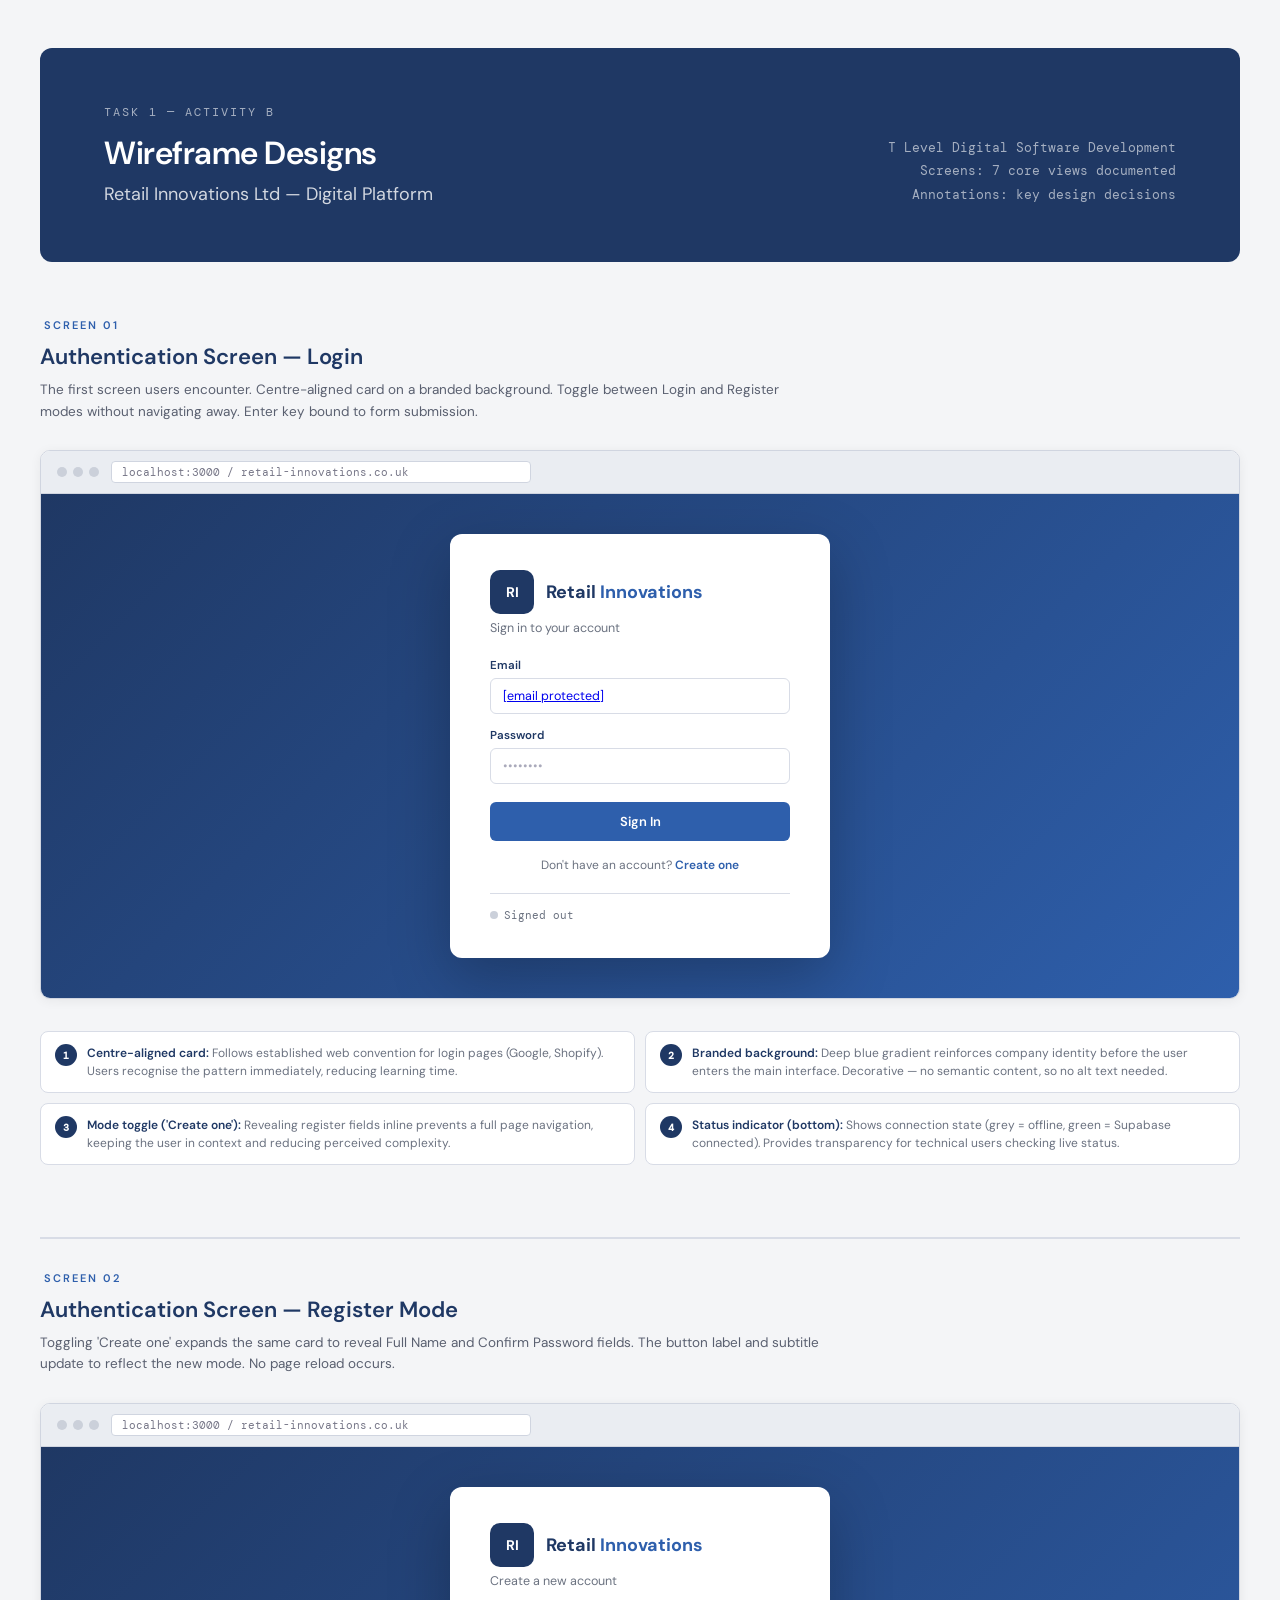
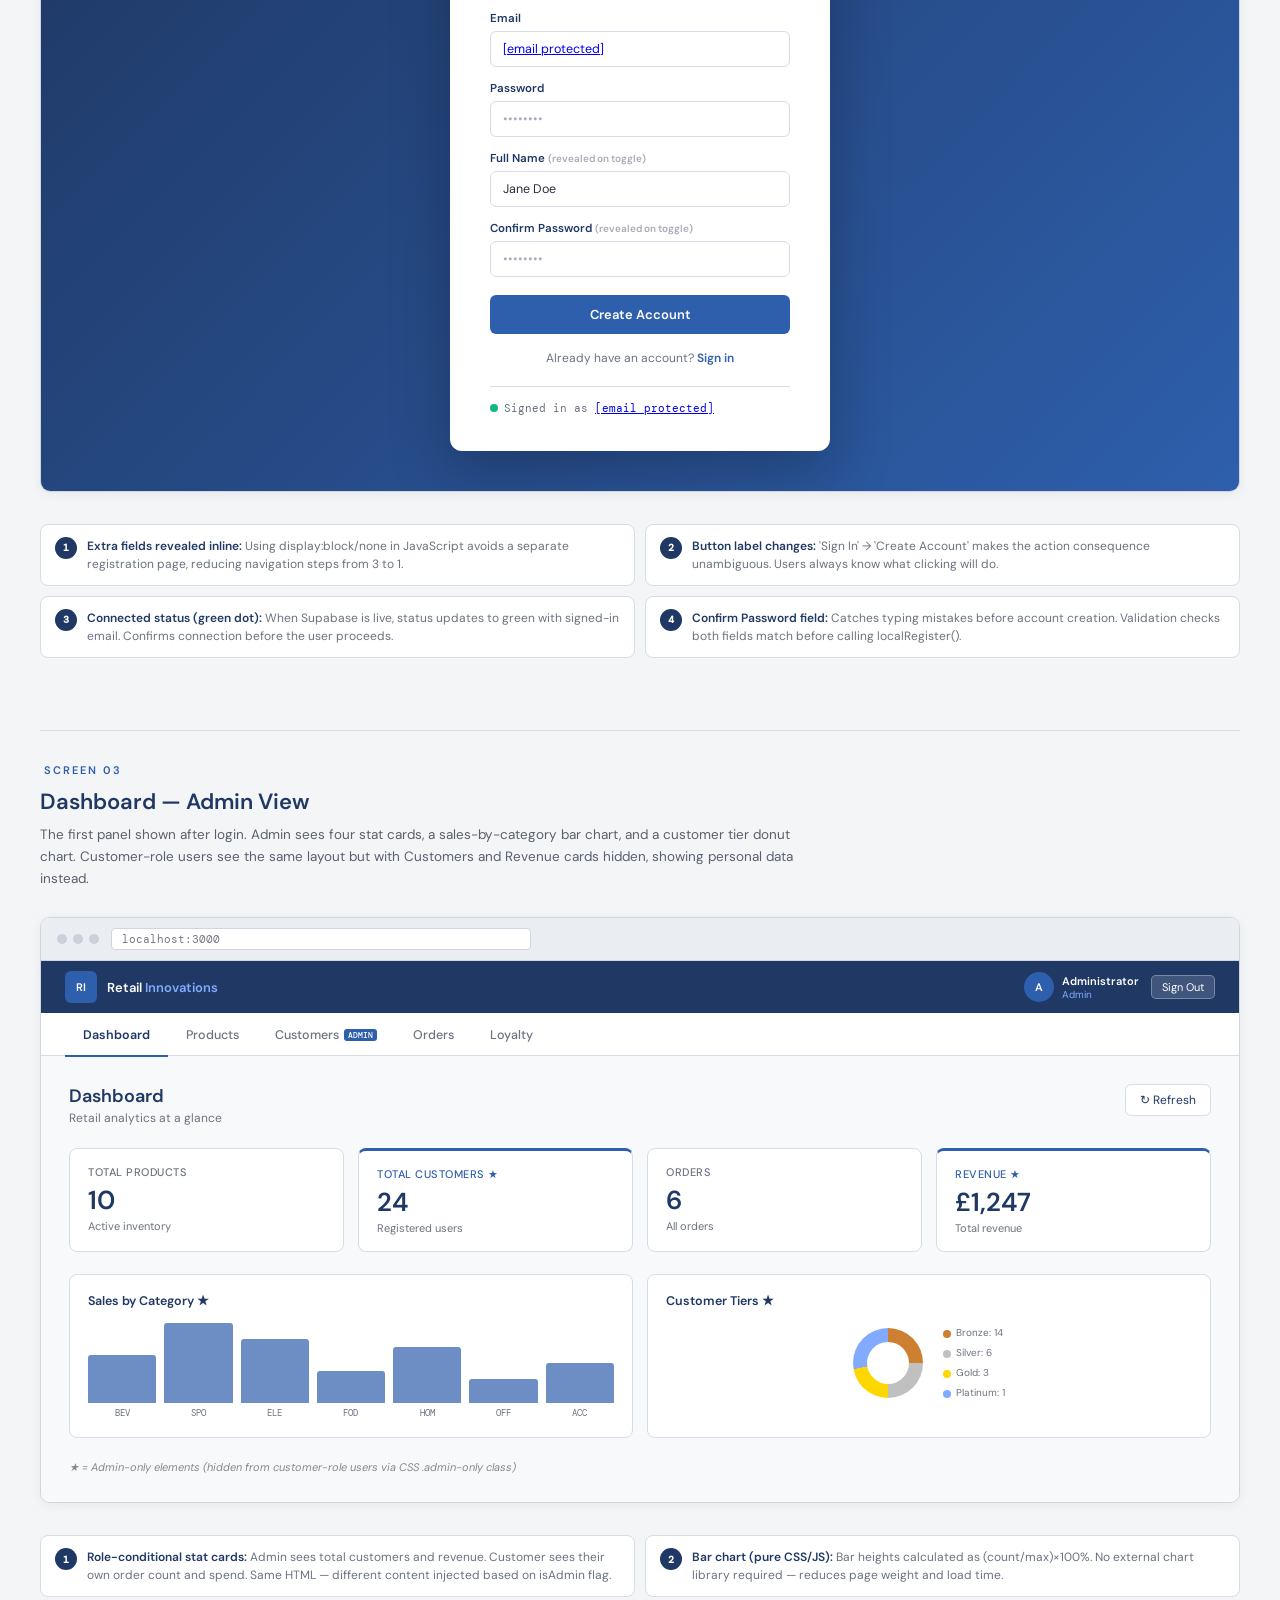
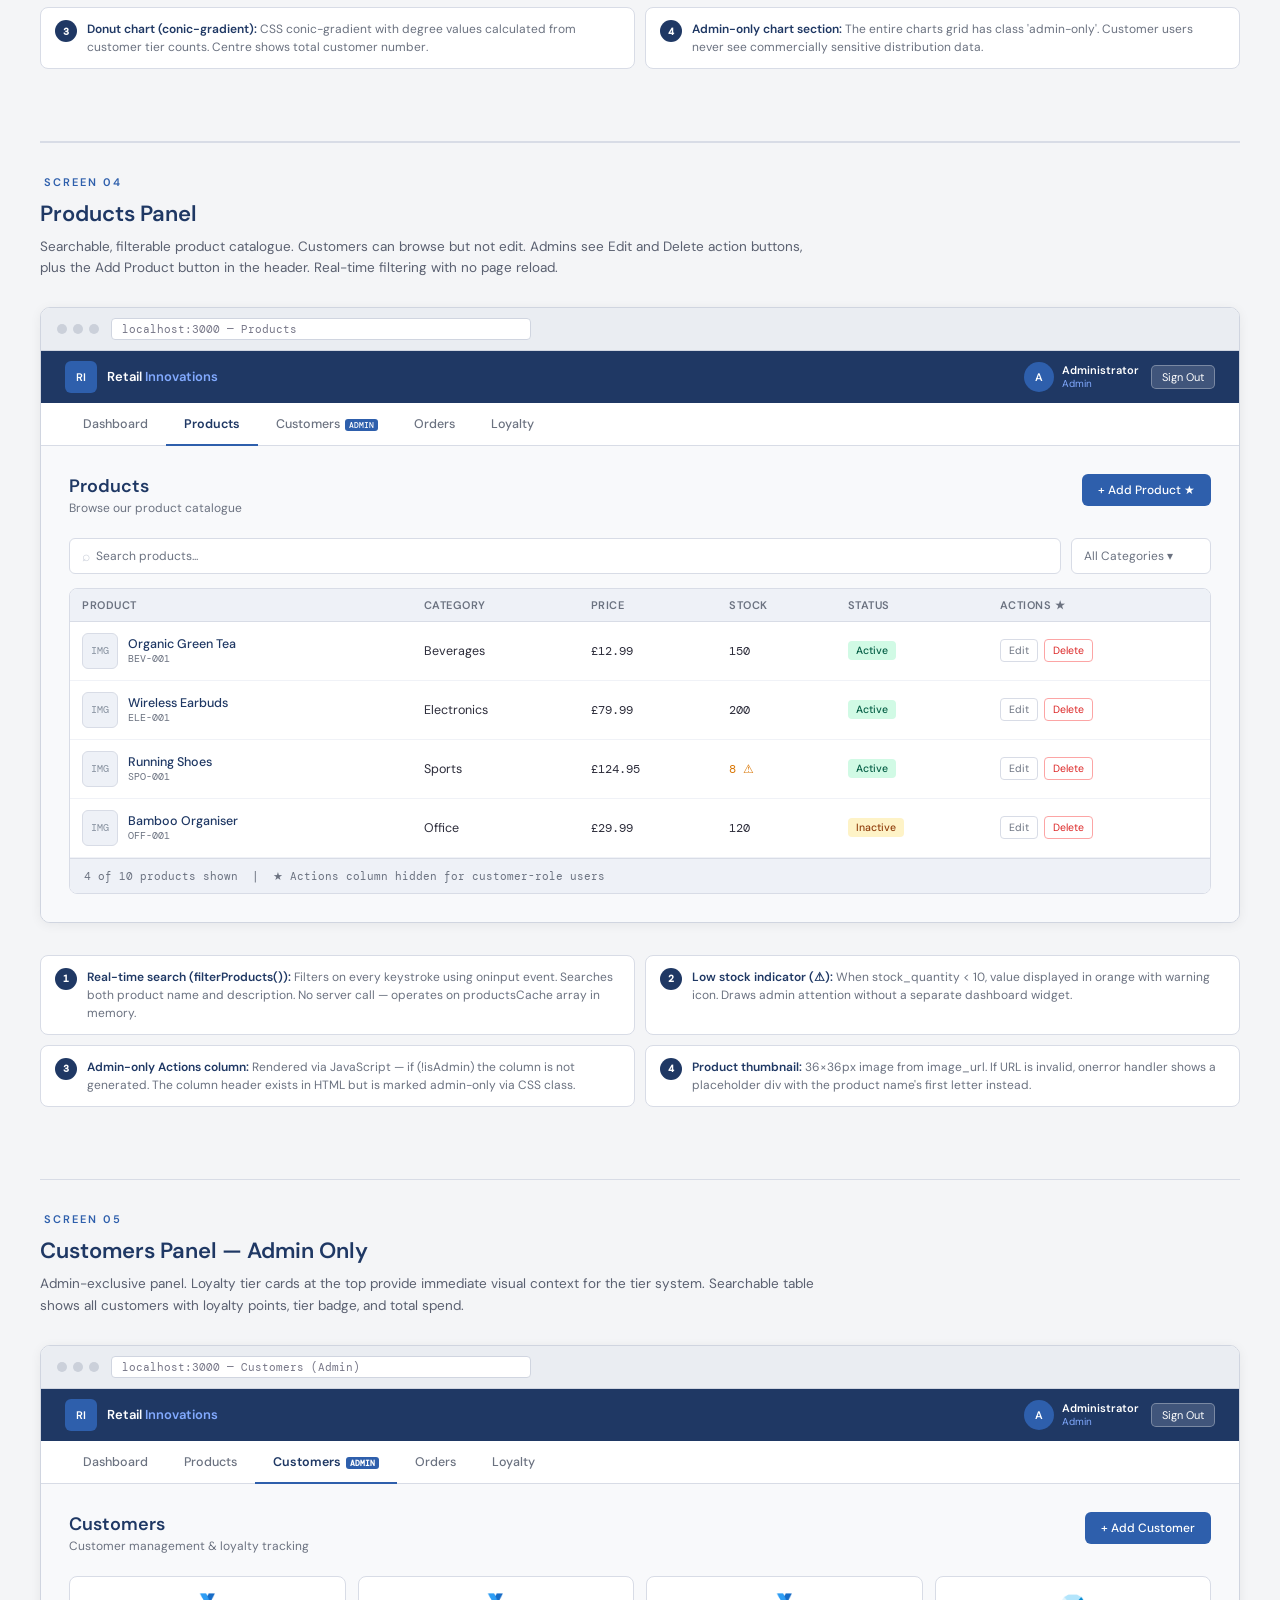
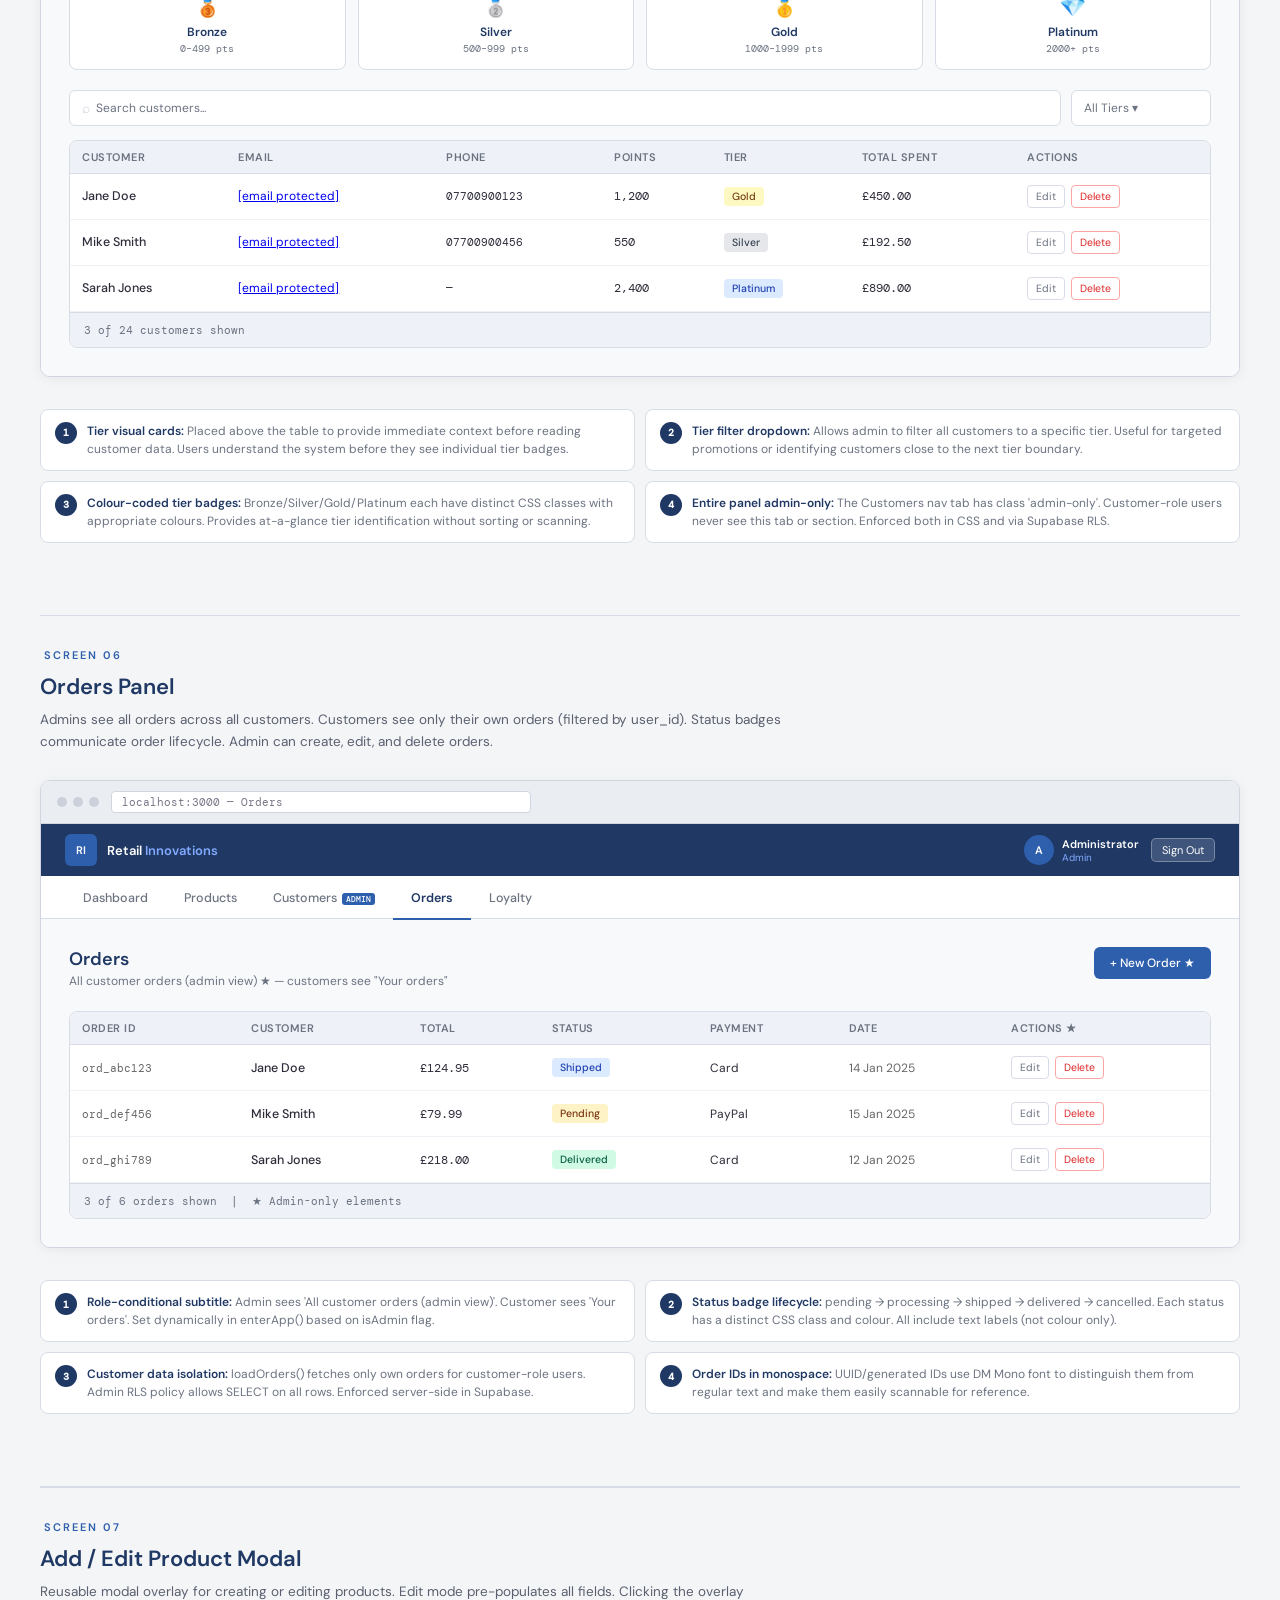
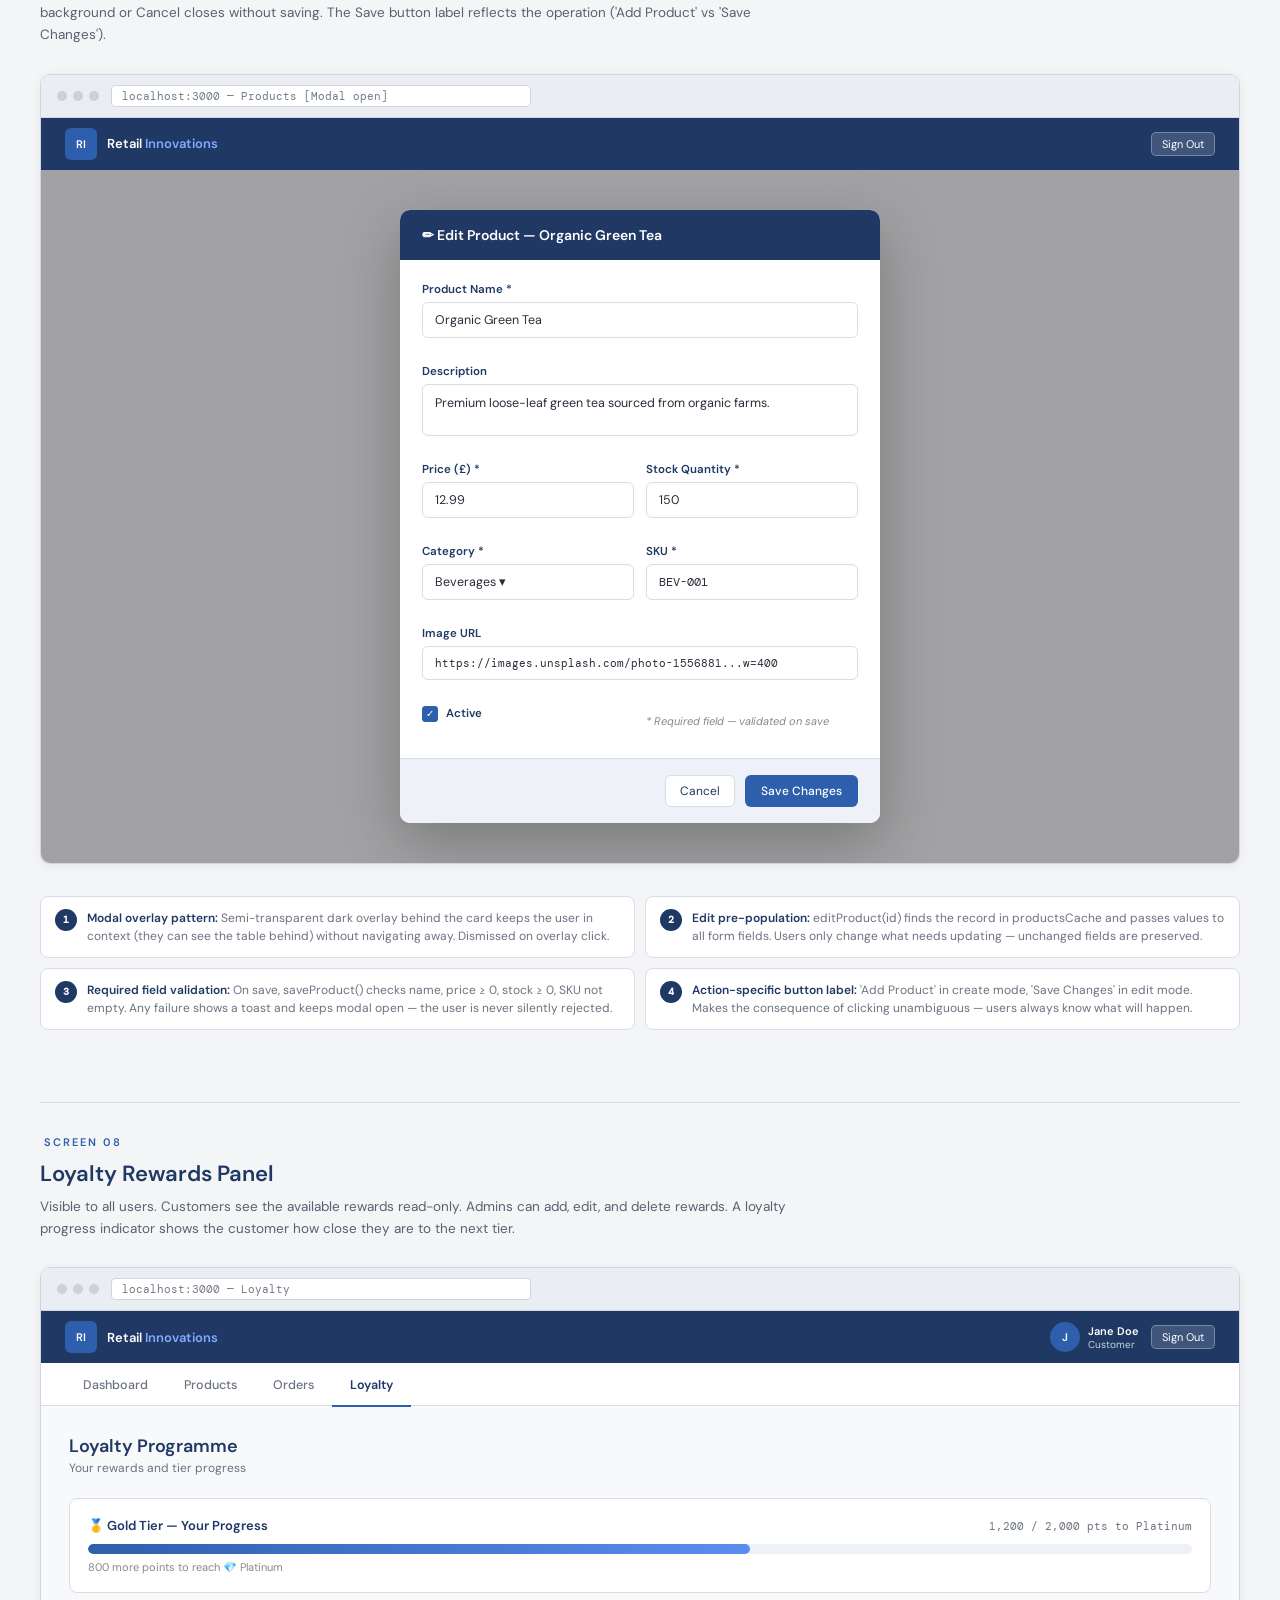
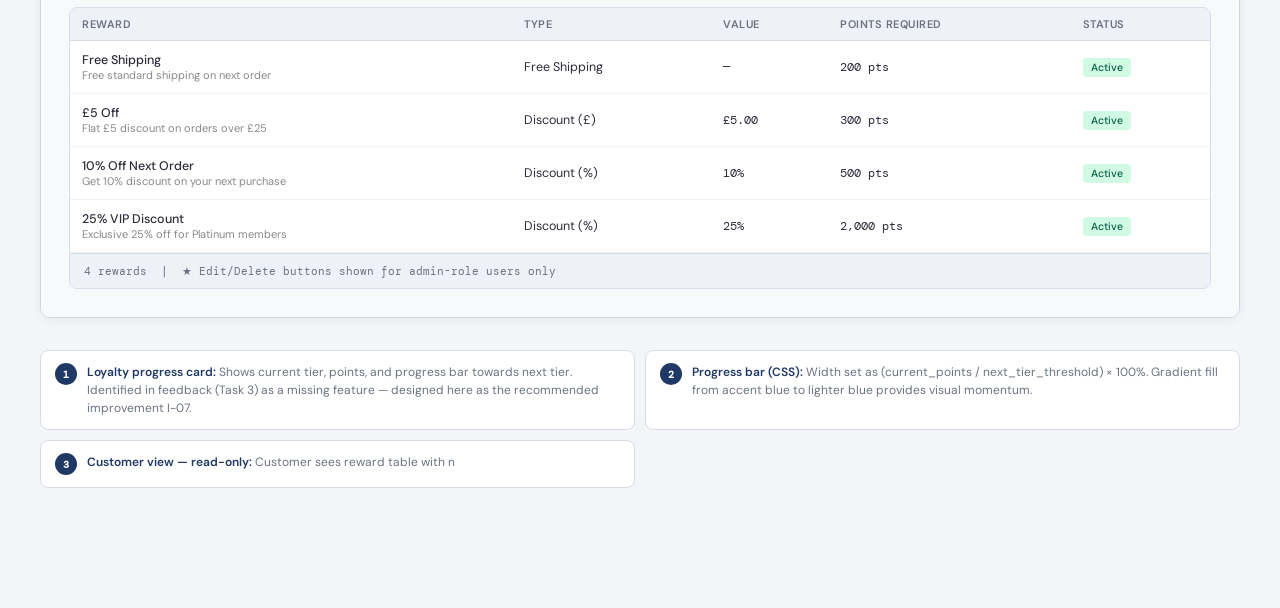
<file: Retail Innovations/Task1b/Task1B_Wireframes.html>
<!DOCTYPE html>
<html lang="en">
<head>
<meta charset="UTF-8">
<title>Task 1B — Wireframes — Retail Innovations Ltd</title>
<style>
  @import url('https://fonts.googleapis.com/css2?family=DM+Sans:wght@300;400;500;600&family=DM+Mono:wght@400;500&display=swap');

  * { box-sizing: border-box; margin: 0; padding: 0; }

  body {
    font-family: 'DM Sans', sans-serif;
    background: #F4F5F7;
    color: #2C2C3A;
    padding: 48px 40px;
  }

  /* ─── Cover ──────────────────────────────────────── */
  .cover {
    background: #1F3864;
    color: white;
    padding: 56px 64px;
    border-radius: 12px;
    margin-bottom: 56px;
    display: flex;
    justify-content: space-between;
    align-items: flex-end;
  }
  .cover h1 { font-size: 32px; font-weight: 600; letter-spacing: -0.5px; margin-bottom: 8px; }
  .cover h2 { font-size: 18px; font-weight: 400; opacity: 0.8; }
  .cover-meta { text-align: right; font-size: 13px; opacity: 0.6; line-height: 1.8; font-family: 'DM Mono', monospace; }

  /* ─── Section heading ────────────────────────────── */
  .section-label {
    font-size: 11px;
    font-weight: 600;
    letter-spacing: 2px;
    text-transform: uppercase;
    color: #2E5FAC;
    margin: 0 0 10px 4px;
  }
  .section-title {
    font-size: 22px;
    font-weight: 600;
    color: #1F3864;
    margin-bottom: 8px;
  }
  .section-desc {
    font-size: 13.5px;
    color: #5A6070;
    margin-bottom: 28px;
    line-height: 1.6;
    max-width: 780px;
  }
  .wf-group { margin-bottom: 72px; }

  /* ─── Wireframe shell ────────────────────────────── */
  .wf-shell {
    background: white;
    border-radius: 10px;
    border: 1.5px solid #D0D5E0;
    overflow: hidden;
    box-shadow: 0 2px 12px rgba(0,0,0,0.06);
    margin-bottom: 32px;
  }
  /* Browser chrome */
  .browser-bar {
    background: #EAEDF2;
    padding: 10px 16px;
    display: flex;
    align-items: center;
    gap: 12px;
    border-bottom: 1px solid #D0D5E0;
  }
  .browser-dots { display: flex; gap: 6px; }
  .browser-dots span { width: 10px; height: 10px; border-radius: 50%; background: #CBD0DA; display: block; }
  .browser-url {
    background: white;
    border: 1px solid #D0D5E0;
    border-radius: 4px;
    padding: 3px 10px;
    font-size: 11px;
    font-family: 'DM Mono', monospace;
    color: #778;
    flex: 1;
    max-width: 420px;
  }

  /* ─── WIREFRAME COMPONENTS ────────────────────────── */
  /* Colours */
  :root {
    --wf-bg: #F8F9FB;
    --wf-panel: #FFFFFF;
    --wf-border: #D8DCE6;
    --wf-accent: #1F3864;
    --wf-accent2: #2E5FAC;
    --wf-mid: #8892A0;
    --wf-light: #EEF1F7;
    --wf-placeholder: #C8CDD8;
    --wf-text: #2C2C3A;
    --wf-subtext: #6B7280;
    --wf-green: #D1FAE5;
    --wf-orange: #FEF3C7;
    --wf-blue-light: #DBEAFE;
  }

  .wf-body { background: var(--wf-bg); padding: 0; }

  /* Top bar */
  .wf-topbar {
    background: var(--wf-accent);
    padding: 0 24px;
    height: 52px;
    display: flex;
    align-items: center;
    justify-content: space-between;
  }
  .wf-brand { display: flex; align-items: center; gap: 10px; }
  .wf-brand-icon {
    width: 32px; height: 32px;
    background: var(--wf-accent2);
    border-radius: 6px;
    display: flex; align-items: center; justify-content: center;
    font-size: 11px; font-weight: 600; color: white; letter-spacing: 0;
  }
  .wf-brand-name { font-size: 13px; font-weight: 600; color: white; }
  .wf-brand-name span { color: #82AAFF; }
  .wf-topbar-actions { display: flex; align-items: center; gap: 12px; }
  .wf-avatar { width: 30px; height: 30px; border-radius: 50%; background: var(--wf-accent2); display: flex; align-items: center; justify-content: center; font-size: 11px; font-weight: 600; color: white; }
  .wf-user-info { display: flex; flex-direction: column; }
  .wf-user-name { font-size: 11px; font-weight: 600; color: white; }
  .wf-user-role { font-size: 10px; color: #82AAFF; }
  .wf-btn-sm { background: rgba(255,255,255,0.15); border: 1px solid rgba(255,255,255,0.3); border-radius: 5px; padding: 4px 10px; font-size: 11px; color: white; font-family: 'DM Sans', sans-serif; }

  /* Nav tabs */
  .wf-nav { background: white; border-bottom: 1.5px solid var(--wf-border); padding: 0 24px; display: flex; gap: 0; }
  .wf-tab { padding: 12px 18px; font-size: 12.5px; color: var(--wf-subtext); font-weight: 500; border-bottom: 2.5px solid transparent; position: relative; top: 1.5px; }
  .wf-tab.active { color: var(--wf-accent); border-bottom-color: var(--wf-accent2); font-weight: 600; }
  .wf-tab.admin-badge::after { content: 'ADMIN'; font-size: 8px; font-family: 'DM Mono', monospace; background: var(--wf-accent2); color: white; padding: 1px 4px; border-radius: 3px; margin-left: 5px; vertical-align: middle; }

  /* Main content area */
  .wf-main { padding: 28px 28px; }

  /* Section header */
  .wf-section-header { display: flex; justify-content: space-between; align-items: flex-start; margin-bottom: 22px; }
  .wf-section-title { font-size: 18px; font-weight: 600; color: var(--wf-accent); }
  .wf-section-subtitle { font-size: 12px; color: var(--wf-subtext); margin-top: 2px; }
  .wf-btn-primary { background: var(--wf-accent2); color: white; border: none; border-radius: 6px; padding: 8px 16px; font-size: 12px; font-weight: 500; font-family: 'DM Sans', sans-serif; }
  .wf-btn-secondary { background: white; color: var(--wf-accent); border: 1.5px solid var(--wf-border); border-radius: 6px; padding: 7px 14px; font-size: 12px; font-family: 'DM Sans', sans-serif; }

  /* Stat cards */
  .wf-stats { display: grid; grid-template-columns: repeat(4, 1fr); gap: 14px; margin-bottom: 22px; }
  .wf-stat-card { background: white; border: 1.5px solid var(--wf-border); border-radius: 8px; padding: 16px 18px; }
  .wf-stat-label { font-size: 11px; color: var(--wf-subtext); font-weight: 500; text-transform: uppercase; letter-spacing: 0.5px; }
  .wf-stat-value { font-size: 26px; font-weight: 600; color: var(--wf-accent); margin: 4px 0 2px; }
  .wf-stat-sub { font-size: 11px; color: var(--wf-subtext); }

  /* Charts */
  .wf-charts { display: grid; grid-template-columns: 1fr 1fr; gap: 14px; margin-bottom: 22px; }
  .wf-chart-card { background: white; border: 1.5px solid var(--wf-border); border-radius: 8px; padding: 18px; }
  .wf-chart-title { font-size: 12.5px; font-weight: 600; color: var(--wf-accent); margin-bottom: 14px; }
  .wf-bar-chart { display: flex; align-items: flex-end; gap: 8px; height: 80px; }
  .wf-bar { background: var(--wf-accent2); border-radius: 3px 3px 0 0; flex: 1; opacity: 0.7; }
  .wf-bar-labels { display: flex; gap: 8px; margin-top: 4px; }
  .wf-bar-label { flex: 1; font-size: 9px; color: var(--wf-subtext); text-align: center; font-family: 'DM Mono', monospace; }
  .wf-donut-placeholder { display: flex; align-items: center; justify-content: center; height: 80px; gap: 20px; }
  .wf-donut { width: 70px; height: 70px; border-radius: 50%; background: conic-gradient(#CD7F32 0deg 90deg, #C0C0C0 90deg 180deg, #FFD700 180deg 260deg, #82AAFF 260deg 360deg); position: relative; display: flex; align-items: center; justify-content: center; }
  .wf-donut::after { content: ''; width: 42px; height: 42px; border-radius: 50%; background: white; position: absolute; }
  .wf-donut-legend { font-size: 10px; color: var(--wf-subtext); line-height: 2; }
  .wf-legend-dot { display: inline-block; width: 8px; height: 8px; border-radius: 50%; margin-right: 5px; vertical-align: middle; }

  /* Toolbar */
  .wf-toolbar { display: flex; gap: 10px; margin-bottom: 14px; }
  .wf-search { background: white; border: 1.5px solid var(--wf-border); border-radius: 6px; padding: 8px 12px; font-size: 12px; color: var(--wf-subtext); display: flex; align-items: center; gap: 6px; flex: 1; font-family: 'DM Sans', sans-serif; }
  .wf-search-icon { color: var(--wf-placeholder); font-size: 14px; }
  .wf-select { background: white; border: 1.5px solid var(--wf-border); border-radius: 6px; padding: 8px 12px; font-size: 12px; color: var(--wf-subtext); display: flex; align-items: center; gap: 6px; min-width: 140px; }

  /* Table */
  .wf-table { width: 100%; border-collapse: collapse; }
  .wf-table th { background: var(--wf-light); font-size: 11px; font-weight: 600; text-transform: uppercase; letter-spacing: 0.5px; color: var(--wf-subtext); padding: 9px 12px; text-align: left; border-bottom: 1.5px solid var(--wf-border); }
  .wf-table td { padding: 11px 12px; font-size: 12.5px; border-bottom: 1px solid #F0F2F7; vertical-align: middle; color: var(--wf-text); }
  .wf-table tr:hover td { background: #FAFBFD; }
  .wf-table-wrap { background: white; border: 1.5px solid var(--wf-border); border-radius: 8px; overflow: hidden; }
  .wf-table-footer { padding: 10px 14px; font-size: 11px; color: var(--wf-subtext); background: var(--wf-light); border-top: 1px solid var(--wf-border); font-family: 'DM Mono', monospace; }

  /* Product cell */
  .wf-prod-cell { display: flex; align-items: center; gap: 10px; }
  .wf-thumb { width: 36px; height: 36px; border-radius: 6px; background: var(--wf-light); border: 1px solid var(--wf-border); display: flex; align-items: center; justify-content: center; font-size: 10px; color: var(--wf-mid); font-family: 'DM Mono', monospace; }
  .wf-prod-name { font-size: 12.5px; font-weight: 500; color: var(--wf-accent); }
  .wf-prod-sku { font-size: 10px; color: var(--wf-subtext); font-family: 'DM Mono', monospace; }

  /* Badges */
  .badge { display: inline-block; padding: 3px 8px; border-radius: 4px; font-size: 10.5px; font-weight: 500; font-family: 'DM Sans', sans-serif; }
  .badge-active { background: var(--wf-green); color: #065F46; }
  .badge-inactive { background: var(--wf-orange); color: #92400E; }
  .badge-pending { background: var(--wf-orange); color: #78350F; }
  .badge-shipped { background: var(--wf-blue-light); color: #1E40AF; }
  .badge-delivered { background: var(--wf-green); color: #065F46; }
  .badge-bronze { background: #F3E8D0; color: #92400E; }
  .badge-silver { background: #E5E7EB; color: #374151; }
  .badge-gold { background: #FEF9C3; color: #713F12; }
  .badge-platinum { background: #DBEAFE; color: #1E40AF; }

  /* Action btns */
  .wf-actions { display: flex; gap: 6px; }
  .wf-act-btn { background: white; border: 1px solid var(--wf-border); border-radius: 4px; padding: 4px 8px; font-size: 10.5px; color: var(--wf-subtext); font-family: 'DM Sans', sans-serif; }
  .wf-act-btn.danger { border-color: #FCA5A5; color: #DC2626; }

  /* ─── AUTH SCREEN ──────────────────────────── */
  .auth-screen { background: linear-gradient(135deg, #1F3864 0%, #2E5FAC 100%); min-height: 420px; display: flex; align-items: center; justify-content: center; padding: 40px; }
  .auth-bg-dots { position: absolute; opacity: 0.06; font-size: 200px; color: white; font-weight: 900; }
  .auth-card { background: white; border-radius: 12px; padding: 36px 40px; width: 380px; box-shadow: 0 20px 60px rgba(0,0,0,0.25); }
  .auth-brand { display: flex; align-items: center; gap: 12px; margin-bottom: 6px; }
  .auth-brand-icon { width: 44px; height: 44px; background: var(--wf-accent); border-radius: 10px; display: flex; align-items: center; justify-content: center; font-size: 14px; font-weight: 700; color: white; }
  .auth-brand-name { font-size: 18px; font-weight: 700; color: var(--wf-accent); }
  .auth-brand-name span { color: var(--wf-accent2); }
  .auth-subtitle { font-size: 12.5px; color: var(--wf-subtext); margin-bottom: 22px; margin-top: 2px; }
  .form-group { margin-bottom: 14px; }
  .form-label { display: block; font-size: 11.5px; font-weight: 600; color: var(--wf-accent); margin-bottom: 5px; }
  .form-input { width: 100%; border: 1.5px solid var(--wf-border); border-radius: 6px; padding: 9px 12px; font-size: 12.5px; color: var(--wf-subtext); background: white; font-family: 'DM Sans', sans-serif; }
  .form-input.filled { color: var(--wf-text); }
  .auth-full-btn { width: 100%; background: var(--wf-accent2); color: white; border: none; border-radius: 6px; padding: 11px; font-size: 13px; font-weight: 600; font-family: 'DM Sans', sans-serif; margin: 4px 0 16px; }
  .auth-toggle { text-align: center; font-size: 12px; color: var(--wf-subtext); }
  .auth-toggle-btn { color: var(--wf-accent2); font-size: 12px; font-weight: 600; background: none; border: none; font-family: 'DM Sans', sans-serif; }
  .auth-footer { margin-top: 20px; padding-top: 14px; border-top: 1px solid var(--wf-border); display: flex; align-items: center; gap: 6px; }
  .status-dot { width: 8px; height: 8px; border-radius: 50%; background: #CBD0DA; }
  .status-dot.on { background: #10B981; }
  .status-text { font-size: 11px; color: var(--wf-subtext); font-family: 'DM Mono', monospace; }

  /* ─── MODAL ──────────────────────────── */
  .modal-overlay { background: rgba(0,0,0,0.35); padding: 40px; display: flex; align-items: center; justify-content: center; }
  .modal-card { background: white; border-radius: 10px; width: 480px; overflow: hidden; box-shadow: 0 20px 60px rgba(0,0,0,0.25); }
  .modal-header { background: var(--wf-accent); padding: 16px 22px; }
  .modal-title { font-size: 14px; font-weight: 600; color: white; }
  .modal-body { padding: 22px; }
  .modal-grid { display: grid; grid-template-columns: 1fr 1fr; gap: 12px; }
  .modal-footer { padding: 16px 22px; background: var(--wf-light); border-top: 1px solid var(--wf-border); display: flex; justify-content: flex-end; gap: 10px; }

  /* ─── TIER CARDS ──────────────────────── */
  .tier-visual { display: grid; grid-template-columns: repeat(4, 1fr); gap: 12px; margin-bottom: 20px; }
  .tier-card { background: white; border: 1.5px solid var(--wf-border); border-radius: 8px; padding: 14px; text-align: center; }
  .tier-icon { font-size: 22px; margin-bottom: 4px; }
  .tier-name { font-size: 12px; font-weight: 600; color: var(--wf-accent); }
  .tier-range { font-size: 10px; color: var(--wf-subtext); font-family: 'DM Mono', monospace; margin-top: 2px; }

  /* ─── ANNOTATION SYSTEM ──────────────── */
  .annotated { position: relative; }
  .annotations { margin-top: 24px; display: grid; grid-template-columns: 1fr 1fr; gap: 10px; }
  .annotation { display: flex; align-items: flex-start; gap: 10px; background: white; border: 1.5px solid var(--wf-border); border-radius: 8px; padding: 12px 14px; }
  .ann-num { min-width: 22px; height: 22px; border-radius: 50%; background: var(--wf-accent); color: white; font-size: 10px; font-weight: 700; display: flex; align-items: center; justify-content: center; font-family: 'DM Mono', monospace; }
  .ann-text { font-size: 12px; color: var(--wf-subtext); line-height: 1.5; }
  .ann-text strong { color: var(--wf-accent); font-weight: 600; }

  /* ─── LOYALTY ──────────────────────────── */
  .loyalty-progress { background: white; border: 1.5px solid var(--wf-border); border-radius: 8px; padding: 18px; margin-bottom: 14px; }
  .lp-header { display: flex; justify-content: space-between; align-items: center; margin-bottom: 10px; }
  .lp-title { font-size: 13px; font-weight: 600; color: var(--wf-accent); }
  .lp-pts { font-size: 11px; color: var(--wf-subtext); font-family: 'DM Mono', monospace; }
  .progress-bar { height: 10px; background: var(--wf-light); border-radius: 5px; overflow: hidden; }
  .progress-fill { height: 100%; background: linear-gradient(90deg, var(--wf-accent2), #5B8DEF); border-radius: 5px; }

  /* divider */
  .wf-divider { height: 1.5px; background: var(--wf-border); margin: 32px 0; }
</style>
</head>
<body>

<!-- COVER -->
<div class="cover">
  <div>
    <div style="font-size:12px;letter-spacing:2px;text-transform:uppercase;opacity:0.6;margin-bottom:12px;font-family:'DM Mono',monospace;">Task 1 — Activity B</div>
    <h1>Wireframe Designs</h1>
    <h2>Retail Innovations Ltd — Digital Platform</h2>
  </div>
  <div class="cover-meta">
    T Level Digital Software Development<br>
    Screens: 7 core views documented<br>
    Annotations: key design decisions
  </div>
</div>


<!-- ══════════════════════════════════════════════════════════════════ -->
<!-- 1. LOGIN SCREEN -->
<!-- ══════════════════════════════════════════════════════════════════ -->
<div class="wf-group">
  <div class="section-label">Screen 01</div>
  <div class="section-title">Authentication Screen — Login</div>
  <div class="section-desc">The first screen users encounter. Centre-aligned card on a branded background. Toggle between Login and Register modes without navigating away. Enter key bound to form submission.</div>

  <div class="wf-shell">
    <div class="browser-bar">
      <div class="browser-dots"><span></span><span></span><span></span></div>
      <div class="browser-url">localhost:3000 / retail-innovations.co.uk</div>
    </div>
    <div class="auth-screen">
      <div class="auth-card">
        <div class="auth-brand">
          <div class="auth-brand-icon">RI</div>
          <div class="auth-brand-name">Retail <span>Innovations</span></div>
        </div>
        <div class="auth-subtitle">Sign in to your account</div>
        <div class="form-group">
          <label class="form-label">Email</label>
          <div class="form-input" style="color:#AAB;"><a href="/cdn-cgi/l/email-protection" class="__cf_email__" data-cfemail="5a23352f1a3f223b372a363f74393537">[email&#160;protected]</a></div>
        </div>
        <div class="form-group">
          <label class="form-label">Password</label>
          <div class="form-input" style="color:#AAB;">••••••••</div>
        </div>
        <button class="auth-full-btn">Sign In</button>
        <div class="auth-toggle">
          Don't have an account? <button class="auth-toggle-btn">Create one</button>
        </div>
        <div class="auth-footer">
          <div class="status-dot"></div>
          <div class="status-text">Signed out</div>
        </div>
      </div>
    </div>
  </div>

  <div class="annotations">
    <div class="annotation"><div class="ann-num">1</div><div class="ann-text"><strong>Centre-aligned card:</strong> Follows established web convention for login pages (Google, Shopify). Users recognise the pattern immediately, reducing learning time.</div></div>
    <div class="annotation"><div class="ann-num">2</div><div class="ann-text"><strong>Branded background:</strong> Deep blue gradient reinforces company identity before the user enters the main interface. Decorative — no semantic content, so no alt text needed.</div></div>
    <div class="annotation"><div class="ann-num">3</div><div class="ann-text"><strong>Mode toggle ('Create one'):</strong> Revealing register fields inline prevents a full page navigation, keeping the user in context and reducing perceived complexity.</div></div>
    <div class="annotation"><div class="ann-num">4</div><div class="ann-text"><strong>Status indicator (bottom):</strong> Shows connection state (grey = offline, green = Supabase connected). Provides transparency for technical users checking live status.</div></div>
  </div>
</div>

<div class="wf-divider"></div>

<!-- ══════════════════════════════════════════════════════════════════ -->
<!-- 2. REGISTER SCREEN -->
<!-- ══════════════════════════════════════════════════════════════════ -->
<div class="wf-group">
  <div class="section-label">Screen 02</div>
  <div class="section-title">Authentication Screen — Register Mode</div>
  <div class="section-desc">Toggling 'Create one' expands the same card to reveal Full Name and Confirm Password fields. The button label and subtitle update to reflect the new mode. No page reload occurs.</div>

  <div class="wf-shell">
    <div class="browser-bar">
      <div class="browser-dots"><span></span><span></span><span></span></div>
      <div class="browser-url">localhost:3000 / retail-innovations.co.uk</div>
    </div>
    <div class="auth-screen">
      <div class="auth-card">
        <div class="auth-brand">
          <div class="auth-brand-icon">RI</div>
          <div class="auth-brand-name">Retail <span>Innovations</span></div>
        </div>
        <div class="auth-subtitle">Create a new account</div>
        <div class="form-group">
          <label class="form-label">Email</label>
          <div class="form-input" style="color:#AAB;"><a href="/cdn-cgi/l/email-protection" class="__cf_email__" data-cfemail="e59c8a90a5809d8488958980cb868a88">[email&#160;protected]</a></div>
        </div>
        <div class="form-group">
          <label class="form-label">Password</label>
          <div class="form-input" style="color:#AAB;">••••••••</div>
        </div>
        <div class="form-group">
          <label class="form-label">Full Name <span style="font-size:10px;color:#AAB;">(revealed on toggle)</span></label>
          <div class="form-input filled">Jane Doe</div>
        </div>
        <div class="form-group">
          <label class="form-label">Confirm Password <span style="font-size:10px;color:#AAB;">(revealed on toggle)</span></label>
          <div class="form-input" style="color:#AAB;">••••••••</div>
        </div>
        <button class="auth-full-btn">Create Account</button>
        <div class="auth-toggle">
          Already have an account? <button class="auth-toggle-btn">Sign in</button>
        </div>
        <div class="auth-footer">
          <div class="status-dot on"></div>
          <div class="status-text">Signed in as <a href="/cdn-cgi/l/email-protection" class="__cf_email__" data-cfemail="87e6e3eaeee9c7e2ffe6eaf7ebe2a9e4e8ea">[email&#160;protected]</a></div>
        </div>
      </div>
    </div>
  </div>

  <div class="annotations">
    <div class="annotation"><div class="ann-num">1</div><div class="ann-text"><strong>Extra fields revealed inline:</strong> Using display:block/none in JavaScript avoids a separate registration page, reducing navigation steps from 3 to 1.</div></div>
    <div class="annotation"><div class="ann-num">2</div><div class="ann-text"><strong>Button label changes:</strong> 'Sign In' → 'Create Account' makes the action consequence unambiguous. Users always know what clicking will do.</div></div>
    <div class="annotation"><div class="ann-num">3</div><div class="ann-text"><strong>Connected status (green dot):</strong> When Supabase is live, status updates to green with signed-in email. Confirms connection before the user proceeds.</div></div>
    <div class="annotation"><div class="ann-num">4</div><div class="ann-text"><strong>Confirm Password field:</strong> Catches typing mistakes before account creation. Validation checks both fields match before calling localRegister().</div></div>
  </div>
</div>

<div class="wf-divider"></div>

<!-- ══════════════════════════════════════════════════════════════════ -->
<!-- 3. DASHBOARD -->
<!-- ══════════════════════════════════════════════════════════════════ -->
<div class="wf-group">
  <div class="section-label">Screen 03</div>
  <div class="section-title">Dashboard — Admin View</div>
  <div class="section-desc">The first panel shown after login. Admin sees four stat cards, a sales-by-category bar chart, and a customer tier donut chart. Customer-role users see the same layout but with Customers and Revenue cards hidden, showing personal data instead.</div>

  <div class="wf-shell">
    <div class="browser-bar">
      <div class="browser-dots"><span></span><span></span><span></span></div>
      <div class="browser-url">localhost:3000</div>
    </div>
    <div class="wf-body">
      <div class="wf-topbar">
        <div class="wf-brand">
          <div class="wf-brand-icon">RI</div>
          <div class="wf-brand-name">Retail <span>Innovations</span></div>
        </div>
        <div class="wf-topbar-actions">
          <div style="display:flex;align-items:center;gap:8px;">
            <div class="wf-avatar">A</div>
            <div class="wf-user-info">
              <div class="wf-user-name">Administrator</div>
              <div class="wf-user-role">Admin</div>
            </div>
          </div>
          <button class="wf-btn-sm">Sign Out</button>
        </div>
      </div>
      <div class="wf-nav">
        <div class="wf-tab active">Dashboard</div>
        <div class="wf-tab">Products</div>
        <div class="wf-tab admin-badge">Customers</div>
        <div class="wf-tab">Orders</div>
        <div class="wf-tab">Loyalty</div>
      </div>
      <div class="wf-main">
        <div class="wf-section-header">
          <div>
            <div class="wf-section-title">Dashboard</div>
            <div class="wf-section-subtitle">Retail analytics at a glance</div>
          </div>
          <button class="wf-btn-secondary">↻ Refresh</button>
        </div>
        <div class="wf-stats">
          <div class="wf-stat-card">
            <div class="wf-stat-label">Total Products</div>
            <div class="wf-stat-value">10</div>
            <div class="wf-stat-sub">Active inventory</div>
          </div>
          <div class="wf-stat-card" style="border-top: 3px solid #2E5FAC;">
            <div class="wf-stat-label" style="color:#2E5FAC;">Total Customers ★</div>
            <div class="wf-stat-value">24</div>
            <div class="wf-stat-sub">Registered users</div>
          </div>
          <div class="wf-stat-card">
            <div class="wf-stat-label">Orders</div>
            <div class="wf-stat-value">6</div>
            <div class="wf-stat-sub">All orders</div>
          </div>
          <div class="wf-stat-card" style="border-top: 3px solid #2E5FAC;">
            <div class="wf-stat-label" style="color:#2E5FAC;">Revenue ★</div>
            <div class="wf-stat-value">£1,247</div>
            <div class="wf-stat-sub">Total revenue</div>
          </div>
        </div>
        <div class="wf-charts">
          <div class="wf-chart-card">
            <div class="wf-chart-title">Sales by Category ★</div>
            <div class="wf-bar-chart">
              <div class="wf-bar" style="height:60%"></div>
              <div class="wf-bar" style="height:100%"></div>
              <div class="wf-bar" style="height:80%"></div>
              <div class="wf-bar" style="height:40%"></div>
              <div class="wf-bar" style="height:70%"></div>
              <div class="wf-bar" style="height:30%"></div>
              <div class="wf-bar" style="height:50%"></div>
            </div>
            <div class="wf-bar-labels">
              <div class="wf-bar-label">BEV</div><div class="wf-bar-label">SPO</div><div class="wf-bar-label">ELE</div><div class="wf-bar-label">FOD</div><div class="wf-bar-label">HOM</div><div class="wf-bar-label">OFF</div><div class="wf-bar-label">ACC</div>
            </div>
          </div>
          <div class="wf-chart-card">
            <div class="wf-chart-title">Customer Tiers ★</div>
            <div class="wf-donut-placeholder">
              <div class="wf-donut"></div>
              <div class="wf-donut-legend">
                <div><span class="wf-legend-dot" style="background:#CD7F32;"></span>Bronze: 14</div>
                <div><span class="wf-legend-dot" style="background:#C0C0C0;"></span>Silver: 6</div>
                <div><span class="wf-legend-dot" style="background:#FFD700;"></span>Gold: 3</div>
                <div><span class="wf-legend-dot" style="background:#82AAFF;"></span>Platinum: 1</div>
              </div>
            </div>
          </div>
        </div>
        <div style="font-size:11px;color:#888;font-style:italic;margin-top:4px;">★ = Admin-only elements (hidden from customer-role users via CSS .admin-only class)</div>
      </div>
    </div>
  </div>

  <div class="annotations">
    <div class="annotation"><div class="ann-num">1</div><div class="ann-text"><strong>Role-conditional stat cards:</strong> Admin sees total customers and revenue. Customer sees their own order count and spend. Same HTML — different content injected based on isAdmin flag.</div></div>
    <div class="annotation"><div class="ann-num">2</div><div class="ann-text"><strong>Bar chart (pure CSS/JS):</strong> Bar heights calculated as (count/max)×100%. No external chart library required — reduces page weight and load time.</div></div>
    <div class="annotation"><div class="ann-num">3</div><div class="ann-text"><strong>Donut chart (conic-gradient):</strong> CSS conic-gradient with degree values calculated from customer tier counts. Centre shows total customer number.</div></div>
    <div class="annotation"><div class="ann-num">4</div><div class="ann-text"><strong>Admin-only chart section:</strong> The entire charts grid has class 'admin-only'. Customer users never see commercially sensitive distribution data.</div></div>
  </div>
</div>

<div class="wf-divider"></div>

<!-- ══════════════════════════════════════════════════════════════════ -->
<!-- 4. PRODUCTS -->
<!-- ══════════════════════════════════════════════════════════════════ -->
<div class="wf-group">
  <div class="section-label">Screen 04</div>
  <div class="section-title">Products Panel</div>
  <div class="section-desc">Searchable, filterable product catalogue. Customers can browse but not edit. Admins see Edit and Delete action buttons, plus the Add Product button in the header. Real-time filtering with no page reload.</div>

  <div class="wf-shell">
    <div class="browser-bar">
      <div class="browser-dots"><span></span><span></span><span></span></div>
      <div class="browser-url">localhost:3000 — Products</div>
    </div>
    <div class="wf-body">
      <div class="wf-topbar">
        <div class="wf-brand"><div class="wf-brand-icon">RI</div><div class="wf-brand-name">Retail <span>Innovations</span></div></div>
        <div class="wf-topbar-actions"><div style="display:flex;align-items:center;gap:8px;"><div class="wf-avatar">A</div><div class="wf-user-info"><div class="wf-user-name">Administrator</div><div class="wf-user-role">Admin</div></div></div><button class="wf-btn-sm">Sign Out</button></div>
      </div>
      <div class="wf-nav">
        <div class="wf-tab">Dashboard</div>
        <div class="wf-tab active">Products</div>
        <div class="wf-tab admin-badge">Customers</div>
        <div class="wf-tab">Orders</div>
        <div class="wf-tab">Loyalty</div>
      </div>
      <div class="wf-main">
        <div class="wf-section-header">
          <div>
            <div class="wf-section-title">Products</div>
            <div class="wf-section-subtitle">Browse our product catalogue</div>
          </div>
          <button class="wf-btn-primary">+ Add Product ★</button>
        </div>
        <div class="wf-toolbar">
          <div class="wf-search"><span class="wf-search-icon">⌕</span> Search products...</div>
          <div class="wf-select">All Categories ▾</div>
        </div>
        <div class="wf-table-wrap">
          <table class="wf-table">
            <thead><tr>
              <th>Product</th><th>Category</th><th>Price</th><th>Stock</th><th>Status</th><th>Actions ★</th>
            </tr></thead>
            <tbody>
              <tr>
                <td><div class="wf-prod-cell"><div class="wf-thumb">IMG</div><div><div class="wf-prod-name">Organic Green Tea</div><div class="wf-prod-sku">BEV-001</div></div></div></td>
                <td>Beverages</td><td style="font-family:'DM Mono',monospace;font-size:12px;">£12.99</td>
                <td><span style="font-family:'DM Mono',monospace;font-size:12px;">150</span></td>
                <td><span class="badge badge-active">Active</span></td>
                <td><div class="wf-actions"><button class="wf-act-btn">Edit</button><button class="wf-act-btn danger">Delete</button></div></td>
              </tr>
              <tr>
                <td><div class="wf-prod-cell"><div class="wf-thumb">IMG</div><div><div class="wf-prod-name">Wireless Earbuds</div><div class="wf-prod-sku">ELE-001</div></div></div></td>
                <td>Electronics</td><td style="font-family:'DM Mono',monospace;font-size:12px;">£79.99</td>
                <td><span style="font-family:'DM Mono',monospace;font-size:12px;">200</span></td>
                <td><span class="badge badge-active">Active</span></td>
                <td><div class="wf-actions"><button class="wf-act-btn">Edit</button><button class="wf-act-btn danger">Delete</button></div></td>
              </tr>
              <tr>
                <td><div class="wf-prod-cell"><div class="wf-thumb">IMG</div><div><div class="wf-prod-name">Running Shoes</div><div class="wf-prod-sku">SPO-001</div></div></div></td>
                <td>Sports</td><td style="font-family:'DM Mono',monospace;font-size:12px;">£124.95</td>
                <td><span style="font-family:'DM Mono',monospace;font-size:12px;color:#D97706;">8 ⚠</span></td>
                <td><span class="badge badge-active">Active</span></td>
                <td><div class="wf-actions"><button class="wf-act-btn">Edit</button><button class="wf-act-btn danger">Delete</button></div></td>
              </tr>
              <tr>
                <td><div class="wf-prod-cell"><div class="wf-thumb">IMG</div><div><div class="wf-prod-name">Bamboo Organiser</div><div class="wf-prod-sku">OFF-001</div></div></div></td>
                <td>Office</td><td style="font-family:'DM Mono',monospace;font-size:12px;">£29.99</td>
                <td><span style="font-family:'DM Mono',monospace;font-size:12px;">120</span></td>
                <td><span class="badge badge-inactive">Inactive</span></td>
                <td><div class="wf-actions"><button class="wf-act-btn">Edit</button><button class="wf-act-btn danger">Delete</button></div></td>
              </tr>
            </tbody>
          </table>
          <div class="wf-table-footer">4 of 10 products shown &nbsp;|&nbsp; ★ Actions column hidden for customer-role users</div>
        </div>
      </div>
    </div>
  </div>

  <div class="annotations">
    <div class="annotation"><div class="ann-num">1</div><div class="ann-text"><strong>Real-time search (filterProducts()):</strong> Filters on every keystroke using oninput event. Searches both product name and description. No server call — operates on productsCache array in memory.</div></div>
    <div class="annotation"><div class="ann-num">2</div><div class="ann-text"><strong>Low stock indicator (⚠):</strong> When stock_quantity &lt; 10, value displayed in orange with warning icon. Draws admin attention without a separate dashboard widget.</div></div>
    <div class="annotation"><div class="ann-num">3</div><div class="ann-text"><strong>Admin-only Actions column:</strong> Rendered via JavaScript — if (!isAdmin) the column is not generated. The column header exists in HTML but is marked admin-only via CSS class.</div></div>
    <div class="annotation"><div class="ann-num">4</div><div class="ann-text"><strong>Product thumbnail:</strong> 36×36px image from image_url. If URL is invalid, onerror handler shows a placeholder div with the product name's first letter instead.</div></div>
  </div>
</div>

<div class="wf-divider"></div>

<!-- ══════════════════════════════════════════════════════════════════ -->
<!-- 5. CUSTOMERS -->
<!-- ══════════════════════════════════════════════════════════════════ -->
<div class="wf-group">
  <div class="section-label">Screen 05</div>
  <div class="section-title">Customers Panel — Admin Only</div>
  <div class="section-desc">Admin-exclusive panel. Loyalty tier cards at the top provide immediate visual context for the tier system. Searchable table shows all customers with loyalty points, tier badge, and total spend.</div>

  <div class="wf-shell">
    <div class="browser-bar">
      <div class="browser-dots"><span></span><span></span><span></span></div>
      <div class="browser-url">localhost:3000 — Customers (Admin)</div>
    </div>
    <div class="wf-body">
      <div class="wf-topbar">
        <div class="wf-brand"><div class="wf-brand-icon">RI</div><div class="wf-brand-name">Retail <span>Innovations</span></div></div>
        <div class="wf-topbar-actions"><div style="display:flex;align-items:center;gap:8px;"><div class="wf-avatar">A</div><div class="wf-user-info"><div class="wf-user-name">Administrator</div><div class="wf-user-role">Admin</div></div></div><button class="wf-btn-sm">Sign Out</button></div>
      </div>
      <div class="wf-nav">
        <div class="wf-tab">Dashboard</div><div class="wf-tab">Products</div>
        <div class="wf-tab active admin-badge">Customers</div>
        <div class="wf-tab">Orders</div><div class="wf-tab">Loyalty</div>
      </div>
      <div class="wf-main">
        <div class="wf-section-header">
          <div><div class="wf-section-title">Customers</div><div class="wf-section-subtitle">Customer management &amp; loyalty tracking</div></div>
          <button class="wf-btn-primary">+ Add Customer</button>
        </div>
        <div class="tier-visual">
          <div class="tier-card"><div class="tier-icon">🥉</div><div class="tier-name">Bronze</div><div class="tier-range">0–499 pts</div></div>
          <div class="tier-card"><div class="tier-icon">🥈</div><div class="tier-name">Silver</div><div class="tier-range">500–999 pts</div></div>
          <div class="tier-card"><div class="tier-icon">🥇</div><div class="tier-name">Gold</div><div class="tier-range">1000–1999 pts</div></div>
          <div class="tier-card"><div class="tier-icon">💎</div><div class="tier-name">Platinum</div><div class="tier-range">2000+ pts</div></div>
        </div>
        <div class="wf-toolbar">
          <div class="wf-search"><span class="wf-search-icon">⌕</span> Search customers...</div>
          <div class="wf-select">All Tiers ▾</div>
        </div>
        <div class="wf-table-wrap">
          <table class="wf-table">
            <thead><tr><th>Customer</th><th>Email</th><th>Phone</th><th>Points</th><th>Tier</th><th>Total Spent</th><th>Actions</th></tr></thead>
            <tbody>
              <tr>
                <td style="font-weight:500;">Jane Doe</td>
                <td style="font-size:12px;color:#666;"><a href="/cdn-cgi/l/email-protection" class="__cf_email__" data-cfemail="2248434c4762475a434f524e470c414d4f">[email&#160;protected]</a></td>
                <td style="font-family:'DM Mono',monospace;font-size:11px;">07700900123</td>
                <td style="font-family:'DM Mono',monospace;font-size:12px;">1,200</td>
                <td><span class="badge badge-gold">Gold</span></td>
                <td style="font-family:'DM Mono',monospace;font-size:12px;">£450.00</td>
                <td><div class="wf-actions"><button class="wf-act-btn">Edit</button><button class="wf-act-btn danger">Delete</button></div></td>
              </tr>
              <tr>
                <td style="font-weight:500;">Mike Smith</td>
                <td style="font-size:12px;color:#666;"><a href="/cdn-cgi/l/email-protection" class="__cf_email__" data-cfemail="3c515557597c59445d514c5059125f5351">[email&#160;protected]</a></td>
                <td style="font-family:'DM Mono',monospace;font-size:11px;">07700900456</td>
                <td style="font-family:'DM Mono',monospace;font-size:12px;">550</td>
                <td><span class="badge badge-silver">Silver</span></td>
                <td style="font-family:'DM Mono',monospace;font-size:12px;">£192.50</td>
                <td><div class="wf-actions"><button class="wf-act-btn">Edit</button><button class="wf-act-btn danger">Delete</button></div></td>
              </tr>
              <tr>
                <td style="font-weight:500;">Sarah Jones</td>
                <td style="font-size:12px;color:#666;"><a href="/cdn-cgi/l/email-protection" class="__cf_email__" data-cfemail="c7b4a6b5a6af87a2bfa6aab7aba2e9a4a8aa">[email&#160;protected]</a></td>
                <td style="font-family:'DM Mono',monospace;font-size:11px;">—</td>
                <td style="font-family:'DM Mono',monospace;font-size:12px;">2,400</td>
                <td><span class="badge badge-platinum">Platinum</span></td>
                <td style="font-family:'DM Mono',monospace;font-size:12px;">£890.00</td>
                <td><div class="wf-actions"><button class="wf-act-btn">Edit</button><button class="wf-act-btn danger">Delete</button></div></td>
              </tr>
            </tbody>
          </table>
          <div class="wf-table-footer">3 of 24 customers shown</div>
        </div>
      </div>
    </div>
  </div>

  <div class="annotations">
    <div class="annotation"><div class="ann-num">1</div><div class="ann-text"><strong>Tier visual cards:</strong> Placed above the table to provide immediate context before reading customer data. Users understand the system before they see individual tier badges.</div></div>
    <div class="annotation"><div class="ann-num">2</div><div class="ann-text"><strong>Tier filter dropdown:</strong> Allows admin to filter all customers to a specific tier. Useful for targeted promotions or identifying customers close to the next tier boundary.</div></div>
    <div class="annotation"><div class="ann-num">3</div><div class="ann-text"><strong>Colour-coded tier badges:</strong> Bronze/Silver/Gold/Platinum each have distinct CSS classes with appropriate colours. Provides at-a-glance tier identification without sorting or scanning.</div></div>
    <div class="annotation"><div class="ann-num">4</div><div class="ann-text"><strong>Entire panel admin-only:</strong> The Customers nav tab has class 'admin-only'. Customer-role users never see this tab or section. Enforced both in CSS and via Supabase RLS.</div></div>
  </div>
</div>

<div class="wf-divider"></div>

<!-- ══════════════════════════════════════════════════════════════════ -->
<!-- 6. ORDERS -->
<!-- ══════════════════════════════════════════════════════════════════ -->
<div class="wf-group">
  <div class="section-label">Screen 06</div>
  <div class="section-title">Orders Panel</div>
  <div class="section-desc">Admins see all orders across all customers. Customers see only their own orders (filtered by user_id). Status badges communicate order lifecycle. Admin can create, edit, and delete orders.</div>

  <div class="wf-shell">
    <div class="browser-bar">
      <div class="browser-dots"><span></span><span></span><span></span></div>
      <div class="browser-url">localhost:3000 — Orders</div>
    </div>
    <div class="wf-body">
      <div class="wf-topbar">
        <div class="wf-brand"><div class="wf-brand-icon">RI</div><div class="wf-brand-name">Retail <span>Innovations</span></div></div>
        <div class="wf-topbar-actions"><div style="display:flex;align-items:center;gap:8px;"><div class="wf-avatar">A</div><div class="wf-user-info"><div class="wf-user-name">Administrator</div><div class="wf-user-role">Admin</div></div></div><button class="wf-btn-sm">Sign Out</button></div>
      </div>
      <div class="wf-nav">
        <div class="wf-tab">Dashboard</div><div class="wf-tab">Products</div><div class="wf-tab admin-badge">Customers</div>
        <div class="wf-tab active">Orders</div><div class="wf-tab">Loyalty</div>
      </div>
      <div class="wf-main">
        <div class="wf-section-header">
          <div><div class="wf-section-title">Orders</div><div class="wf-section-subtitle">All customer orders (admin view) ★ — customers see "Your orders"</div></div>
          <button class="wf-btn-primary">+ New Order ★</button>
        </div>
        <div class="wf-table-wrap">
          <table class="wf-table">
            <thead><tr><th>Order ID</th><th>Customer</th><th>Total</th><th>Status</th><th>Payment</th><th>Date</th><th>Actions ★</th></tr></thead>
            <tbody>
              <tr>
                <td style="font-family:'DM Mono',monospace;font-size:11px;color:#666;">ord_abc123</td>
                <td style="font-size:12.5px;font-weight:500;">Jane Doe</td>
                <td style="font-family:'DM Mono',monospace;font-size:12px;">£124.95</td>
                <td><span class="badge badge-shipped">Shipped</span></td>
                <td style="font-size:12px;">Card</td>
                <td style="font-size:12px;color:#666;">14 Jan 2025</td>
                <td><div class="wf-actions"><button class="wf-act-btn">Edit</button><button class="wf-act-btn danger">Delete</button></div></td>
              </tr>
              <tr>
                <td style="font-family:'DM Mono',monospace;font-size:11px;color:#666;">ord_def456</td>
                <td style="font-size:12.5px;font-weight:500;">Mike Smith</td>
                <td style="font-family:'DM Mono',monospace;font-size:12px;">£79.99</td>
                <td><span class="badge badge-pending">Pending</span></td>
                <td style="font-size:12px;">PayPal</td>
                <td style="font-size:12px;color:#666;">15 Jan 2025</td>
                <td><div class="wf-actions"><button class="wf-act-btn">Edit</button><button class="wf-act-btn danger">Delete</button></div></td>
              </tr>
              <tr>
                <td style="font-family:'DM Mono',monospace;font-size:11px;color:#666;">ord_ghi789</td>
                <td style="font-size:12.5px;font-weight:500;">Sarah Jones</td>
                <td style="font-family:'DM Mono',monospace;font-size:12px;">£218.00</td>
                <td><span class="badge badge-delivered">Delivered</span></td>
                <td style="font-size:12px;">Card</td>
                <td style="font-size:12px;color:#666;">12 Jan 2025</td>
                <td><div class="wf-actions"><button class="wf-act-btn">Edit</button><button class="wf-act-btn danger">Delete</button></div></td>
              </tr>
            </tbody>
          </table>
          <div class="wf-table-footer">3 of 6 orders shown &nbsp;|&nbsp; ★ Admin-only elements</div>
        </div>
      </div>
    </div>
  </div>

  <div class="annotations">
    <div class="annotation"><div class="ann-num">1</div><div class="ann-text"><strong>Role-conditional subtitle:</strong> Admin sees 'All customer orders (admin view)'. Customer sees 'Your orders'. Set dynamically in enterApp() based on isAdmin flag.</div></div>
    <div class="annotation"><div class="ann-num">2</div><div class="ann-text"><strong>Status badge lifecycle:</strong> pending → processing → shipped → delivered → cancelled. Each status has a distinct CSS class and colour. All include text labels (not colour only).</div></div>
    <div class="annotation"><div class="ann-num">3</div><div class="ann-text"><strong>Customer data isolation:</strong> loadOrders() fetches only own orders for customer-role users. Admin RLS policy allows SELECT on all rows. Enforced server-side in Supabase.</div></div>
    <div class="annotation"><div class="ann-num">4</div><div class="ann-text"><strong>Order IDs in monospace:</strong> UUID/generated IDs use DM Mono font to distinguish them from regular text and make them easily scannable for reference.</div></div>
  </div>
</div>

<div class="wf-divider"></div>

<!-- ══════════════════════════════════════════════════════════════════ -->
<!-- 7. ADD/EDIT PRODUCT MODAL -->
<!-- ══════════════════════════════════════════════════════════════════ -->
<div class="wf-group">
  <div class="section-label">Screen 07</div>
  <div class="section-title">Add / Edit Product Modal</div>
  <div class="section-desc">Reusable modal overlay for creating or editing products. Edit mode pre-populates all fields. Clicking the overlay background or Cancel closes without saving. The Save button label reflects the operation ('Add Product' vs 'Save Changes').</div>

  <div class="wf-shell">
    <div class="browser-bar">
      <div class="browser-dots"><span></span><span></span><span></span></div>
      <div class="browser-url">localhost:3000 — Products [Modal open]</div>
    </div>
    <div class="wf-body">
      <div class="wf-topbar">
        <div class="wf-brand"><div class="wf-brand-icon">RI</div><div class="wf-brand-name">Retail <span>Innovations</span></div></div>
        <div class="wf-topbar-actions"><button class="wf-btn-sm">Sign Out</button></div>
      </div>
      <!-- Modal overlay on top of blurred content -->
      <div class="modal-overlay">
        <div class="modal-card">
          <div class="modal-header">
            <div class="modal-title">✏ Edit Product — Organic Green Tea</div>
          </div>
          <div class="modal-body">
            <div class="modal-grid">
              <div class="form-group" style="grid-column:1/-1;">
                <label class="form-label">Product Name *</label>
                <div class="form-input filled">Organic Green Tea</div>
              </div>
              <div class="form-group" style="grid-column:1/-1;">
                <label class="form-label">Description</label>
                <div class="form-input filled" style="height:52px;line-height:1.5;">Premium loose-leaf green tea sourced from organic farms.</div>
              </div>
              <div class="form-group">
                <label class="form-label">Price (£) *</label>
                <div class="form-input filled">12.99</div>
              </div>
              <div class="form-group">
                <label class="form-label">Stock Quantity *</label>
                <div class="form-input filled">150</div>
              </div>
              <div class="form-group">
                <label class="form-label">Category *</label>
                <div class="form-input filled">Beverages ▾</div>
              </div>
              <div class="form-group">
                <label class="form-label">SKU *</label>
                <div class="form-input filled" style="font-family:'DM Mono',monospace;font-size:12px;">BEV-001</div>
              </div>
              <div class="form-group" style="grid-column:1/-1;">
                <label class="form-label">Image URL</label>
                <div class="form-input filled" style="font-size:11px;font-family:'DM Mono',monospace;">https://images.unsplash.com/photo-1556881...w=400</div>
              </div>
              <div class="form-group" style="display:flex;align-items:center;gap:8px;">
                <div style="width:16px;height:16px;border:1.5px solid #2E5FAC;border-radius:3px;background:#2E5FAC;display:flex;align-items:center;justify-content:center;"><span style="color:white;font-size:10px;">✓</span></div>
                <label class="form-label" style="margin:0;">Active</label>
              </div>
              <div style="font-size:11px;color:#888;font-style:italic;display:flex;align-items:center;">* Required field — validated on save</div>
            </div>
          </div>
          <div class="modal-footer">
            <button class="wf-btn-secondary">Cancel</button>
            <button class="wf-btn-primary">Save Changes</button>
          </div>
        </div>
      </div>
    </div>
  </div>

  <div class="annotations">
    <div class="annotation"><div class="ann-num">1</div><div class="ann-text"><strong>Modal overlay pattern:</strong> Semi-transparent dark overlay behind the card keeps the user in context (they can see the table behind) without navigating away. Dismissed on overlay click.</div></div>
    <div class="annotation"><div class="ann-num">2</div><div class="ann-text"><strong>Edit pre-population:</strong> editProduct(id) finds the record in productsCache and passes values to all form fields. Users only change what needs updating — unchanged fields are preserved.</div></div>
    <div class="annotation"><div class="ann-num">3</div><div class="ann-text"><strong>Required field validation:</strong> On save, saveProduct() checks name, price ≥ 0, stock ≥ 0, SKU not empty. Any failure shows a toast and keeps modal open — the user is never silently rejected.</div></div>
    <div class="annotation"><div class="ann-num">4</div><div class="ann-text"><strong>Action-specific button label:</strong> 'Add Product' in create mode, 'Save Changes' in edit mode. Makes the consequence of clicking unambiguous — users always know what will happen.</div></div>
  </div>
</div>

<div class="wf-divider"></div>

<!-- ══════════════════════════════════════════════════════════════════ -->
<!-- 8. LOYALTY -->
<!-- ══════════════════════════════════════════════════════════════════ -->
<div class="wf-group">
  <div class="section-label">Screen 08</div>
  <div class="section-title">Loyalty Rewards Panel</div>
  <div class="section-desc">Visible to all users. Customers see the available rewards read-only. Admins can add, edit, and delete rewards. A loyalty progress indicator shows the customer how close they are to the next tier.</div>

  <div class="wf-shell">
    <div class="browser-bar">
      <div class="browser-dots"><span></span><span></span><span></span></div>
      <div class="browser-url">localhost:3000 — Loyalty</div>
    </div>
    <div class="wf-body">
      <div class="wf-topbar">
        <div class="wf-brand"><div class="wf-brand-icon">RI</div><div class="wf-brand-name">Retail <span>Innovations</span></div></div>
        <div class="wf-topbar-actions"><div style="display:flex;align-items:center;gap:8px;"><div class="wf-avatar" style="background:#2E5FAC;">J</div><div class="wf-user-info"><div class="wf-user-name">Jane Doe</div><div class="wf-user-role" style="color:#CBD5E1;">Customer</div></div></div><button class="wf-btn-sm">Sign Out</button></div>
      </div>
      <div class="wf-nav">
        <div class="wf-tab">Dashboard</div><div class="wf-tab">Products</div>
        <div class="wf-tab">Orders</div>
        <div class="wf-tab active">Loyalty</div>
      </div>
      <div class="wf-main">
        <div class="wf-section-header">
          <div><div class="wf-section-title">Loyalty Programme</div><div class="wf-section-subtitle">Your rewards and tier progress</div></div>
          <button class="wf-btn-primary" style="display:none;">+ Add Reward ★</button>
        </div>

        <!-- Progress card -->
        <div class="loyalty-progress">
          <div class="lp-header">
            <div class="lp-title">🥇 Gold Tier — Your Progress</div>
            <div class="lp-pts">1,200 / 2,000 pts to Platinum</div>
          </div>
          <div class="progress-bar"><div class="progress-fill" style="width:60%;"></div></div>
          <div style="font-size:11px;color:#888;margin-top:6px;">800 more points to reach 💎 Platinum</div>
        </div>

        <div class="wf-table-wrap">
          <table class="wf-table">
            <thead><tr><th>Reward</th><th>Type</th><th>Value</th><th>Points Required</th><th>Status</th><th style="display:none;">Actions ★</th></tr></thead>
            <tbody>
              <tr>
                <td><div style="font-weight:500;">Free Shipping</div><div style="font-size:11px;color:#888;">Free standard shipping on next order</div></td>
                <td>Free Shipping</td>
                <td style="font-family:'DM Mono',monospace;font-size:12px;">—</td>
                <td style="font-family:'DM Mono',monospace;font-size:12px;">200 pts</td>
                <td><span class="badge badge-active">Active</span></td>
              </tr>
              <tr>
                <td><div style="font-weight:500;">£5 Off</div><div style="font-size:11px;color:#888;">Flat £5 discount on orders over £25</div></td>
                <td>Discount (£)</td>
                <td style="font-family:'DM Mono',monospace;font-size:12px;">£5.00</td>
                <td style="font-family:'DM Mono',monospace;font-size:12px;">300 pts</td>
                <td><span class="badge badge-active">Active</span></td>
              </tr>
              <tr>
                <td><div style="font-weight:500;">10% Off Next Order</div><div style="font-size:11px;color:#888;">Get 10% discount on your next purchase</div></td>
                <td>Discount (%)</td>
                <td style="font-family:'DM Mono',monospace;font-size:12px;">10%</td>
                <td style="font-family:'DM Mono',monospace;font-size:12px;">500 pts</td>
                <td><span class="badge badge-active">Active</span></td>
              </tr>
              <tr>
                <td><div style="font-weight:500;">25% VIP Discount</div><div style="font-size:11px;color:#888;">Exclusive 25% off for Platinum members</div></td>
                <td>Discount (%)</td>
                <td style="font-family:'DM Mono',monospace;font-size:12px;">25%</td>
                <td style="font-family:'DM Mono',monospace;font-size:12px;">2,000 pts</td>
                <td><span class="badge badge-active">Active</span></td>
              </tr>
            </tbody>
          </table>
          <div class="wf-table-footer">4 rewards &nbsp;|&nbsp; ★ Edit/Delete buttons shown for admin-role users only</div>
        </div>
      </div>
    </div>
  </div>

  <div class="annotations">
    <div class="annotation"><div class="ann-num">1</div><div class="ann-text"><strong>Loyalty progress card:</strong> Shows current tier, points, and progress bar towards next tier. Identified in feedback (Task 3) as a missing feature — designed here as the recommended improvement I-07.</div></div>
    <div class="annotation"><div class="ann-num">2</div><div class="ann-text"><strong>Progress bar (CSS):</strong> Width set as (current_points / next_tier_threshold) × 100%. Gradient fill from accent blue to lighter blue provides visual momentum.</div></div>
    <div class="annotation"><div class="ann-num">3</div><div class="ann-text"><strong>Customer view — read-only:</strong> Customer sees reward table with n
</file>
